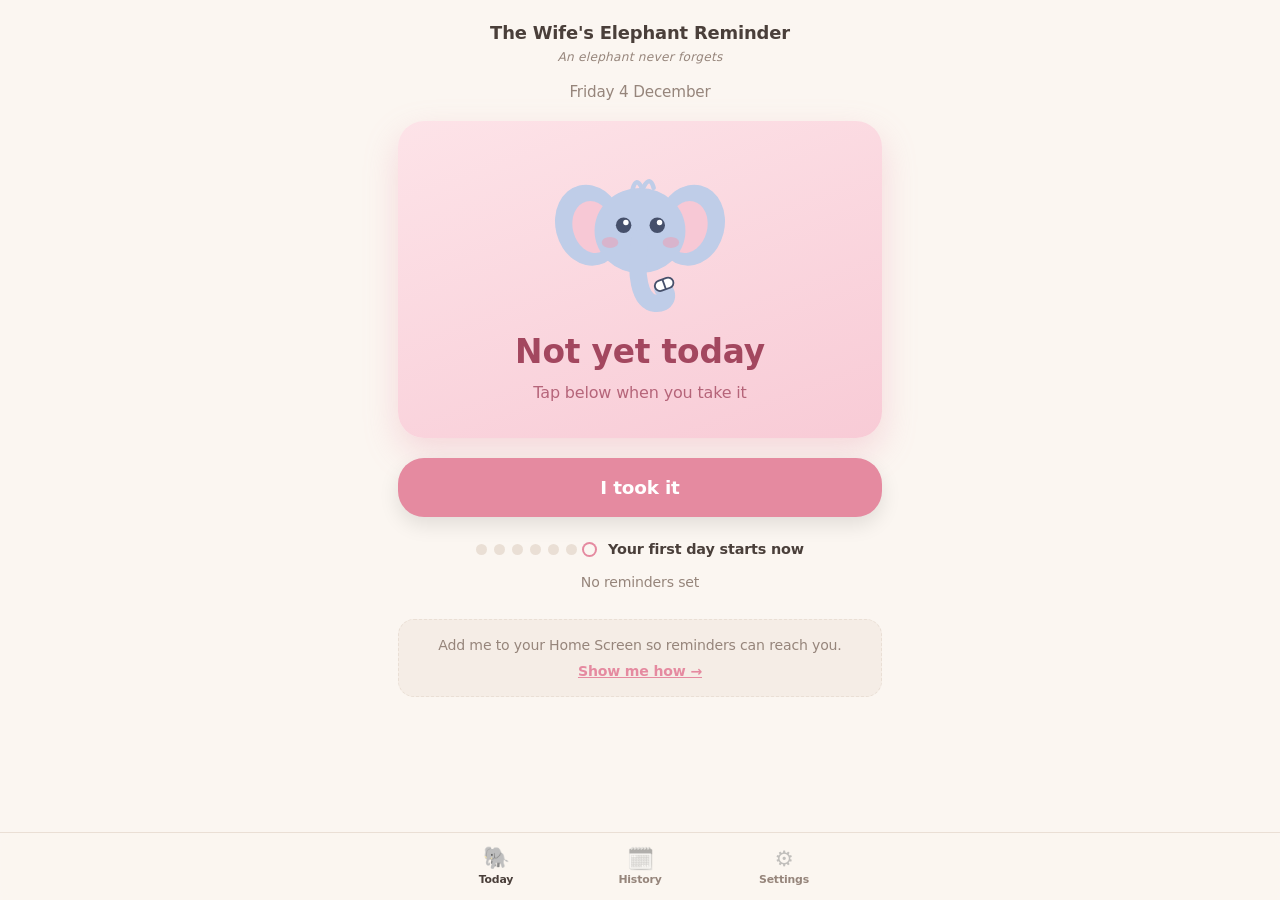
<file: app/index.html>
<!doctype html>
<html lang="en" dir="ltr" data-theme="soft">
<head>
<meta charset="utf-8">
<meta name="viewport" content="width=device-width, initial-scale=1, viewport-fit=cover, user-scalable=no">
<title>The Wife's Elephant Reminder</title>

<!-- Home-screen web app behaviour on iOS. Both names on purpose: the apple- one is
     legacy but still honoured, the unprefixed one is the standard. -->
<meta name="mobile-web-app-capable" content="yes">
<meta name="apple-mobile-web-app-capable" content="yes">
<meta name="apple-mobile-web-app-status-bar-style" content="default">
<meta name="apple-mobile-web-app-title" content="Elephant">
<meta name="theme-color" content="#FBF6F1">
<meta name="color-scheme" content="light dark">

<link rel="manifest" href="manifest.webmanifest">
<link rel="apple-touch-icon" href="icons/icon-180.png">
<link rel="icon" href="icons/icon-192.png" type="image/png">
<link rel="stylesheet" href="styles.css">
</head>
<body>

<div class="app" id="app">

  <!-- ───────────────────────── TODAY ───────────────────────── -->
  <section class="view" id="view-today">
    <header class="brand">
      <h1 id="appName"></h1>
      <p id="tagline"></p>
    </header>

    <p class="datestamp" id="todayDate"></p>

    <div class="hero" id="hero" data-state="pending">

      <!-- The mascot. One drawing; the expression and trunk swap on state. -->
      <svg class="eleph" viewBox="0 0 220 200" role="img" aria-labelledby="elephAlt">
        <title id="elephAlt">Elephant</title>

        <g class="ear-l">
          <ellipse class="ear"    cx="54" cy="86" rx="37" ry="45" transform="rotate(-14 54 86)"/>
          <ellipse class="ear-in" cx="58" cy="88" rx="22" ry="29" transform="rotate(-14 58 88)"/>
        </g>
        <g class="ear-r">
          <ellipse class="ear"    cx="166" cy="86" rx="37" ry="45" transform="rotate(14 166 86)"/>
          <ellipse class="ear-in" cx="162" cy="88" rx="22" ry="29" transform="rotate(14 162 88)"/>
        </g>

        <g class="hair">
          <path d="M102 46 Q106 32 112 45"/>
          <path d="M114 44 Q121 31 125 45"/>
        </g>

        <ellipse class="head" cx="110" cy="92" rx="50" ry="47"/>

        <!-- waiting: trunk hangs down, holding out the pill -->
        <g class="trunk-pending">
          <path class="trunk" d="M110 100 C104 140 109 170 127 172 C139 173 143 162 135 156"/>
          <g class="pill-held" transform="rotate(-20 136 151)">
            <rect x="126" y="145.5" width="21" height="11.5" rx="5.75"/>
            <path class="pill-split" d="M136.5 145.5 L136.5 157"/>
          </g>
        </g>

        <!-- done: trunk raised, a little sparkle -->
        <g class="trunk-taken">
          <path class="trunk" d="M110 104 C106 145 116 172 140 165 C156 160 158 145 148 140"/>
          <g class="sparkles">
            <path d="M163 106 l3.2 -9.5 3.2 9.5 9.5 3.2 -9.5 3.2 -3.2 9.5 -3.2 -9.5 -9.5 -3.2 z"/>
            <circle cx="184" cy="130" r="4"/>
            <circle cx="150" cy="80" r="3"/>
          </g>
        </g>

        <g class="eyes-open">
          <circle cx="92"  cy="86" r="8.5"/>
          <circle cx="129" cy="86" r="8.5"/>
          <circle class="glint" cx="94.5"  cy="83" r="3"/>
          <circle class="glint" cx="131.5" cy="83" r="3"/>
        </g>
        <g class="eyes-happy">
          <path d="M83 89 Q92 77 101 89"/>
          <path d="M120 89 Q129 77 138 89"/>
        </g>

        <ellipse class="blush" cx="77"  cy="105" rx="9" ry="6"/>
        <ellipse class="blush" cx="144" cy="105" rx="9" ry="6"/>
      </svg>

      <p class="hero-title" id="heroTitle" aria-live="polite"></p>
      <p class="hero-sub" id="heroSub"></p>
    </div>

    <div class="cta-wrap">
      <button class="cta" id="markBtn" type="button"></button>
      <div class="undo" id="undoBar" hidden>
        <span id="undoText"></span>
        <button type="button" id="undoBtn"></button>
      </div>
    </div>

    <div class="streak" id="streak"></div>
    <p class="hint" id="nextReminder"></p>
    <p class="hint warn" id="refillHint" hidden></p>

    <div class="install-nudge" id="installNudge" hidden>
      <span id="installNudgeText"></span>
      <a href="install.html" id="installNudgeLink"></a>
    </div>
  </section>

  <!-- ──────────────────────── HISTORY ──────────────────────── -->
  <section class="view" id="view-history" hidden>
    <div class="month-nav">
      <button type="button" id="prevMonth" class="icon-btn" aria-label="Previous month">‹</button>
      <h2 id="monthLabel"></h2>
      <button type="button" id="nextMonth" class="icon-btn" aria-label="Next month">›</button>
    </div>

    <div class="weekdays" id="weekdays"></div>
    <div class="grid" id="calGrid"></div>

    <div class="legend">
      <span><i class="dot taken"></i><span id="legTaken"></span></span>
      <span><i class="dot missed"></i><span id="legMissed"></span></span>
      <span><i class="dot late"></i><span id="legLate"></span></span>
    </div>

    <div class="stats" id="stats"></div>
    <button class="ghost" type="button" id="exportCsv"></button>
  </section>

  <!-- ──────────────────────── SETTINGS ─────────────────────── -->
  <section class="view" id="view-settings" hidden>
    <h2 id="settingsTitle"></h2>

    <div class="card">
      <h3 id="lblLook"></h3>
      <div class="seg" id="themeSeg" role="group">
        <button type="button" data-theme-choice="soft"></button>
        <button type="button" data-theme-choice="calm"></button>
      </div>
      <h3 id="lblLanguage"></h3>
      <div class="seg" id="langSeg" role="group">
        <button type="button" data-lang-choice="en">English</button>
        <button type="button" data-lang-choice="he">עברית</button>
      </div>
    </div>

    <div class="card">
      <h3 id="lblPill"></h3>
      <label class="field">
        <span id="lblPillName"></span>
        <input type="text" id="pillName" maxlength="40" autocomplete="off">
      </label>
      <label class="field">
        <span id="lblRollover"></span>
        <select id="rollover"></select>
      </label>
      <p class="fine" id="hintRollover"></p>
    </div>

    <div class="card">
      <div class="row">
        <h3 id="lblReminders"></h3>
        <label class="switch">
          <input type="checkbox" id="remindersOn">
          <span class="track" aria-hidden="true"></span>
        </label>
      </div>

      <div id="remindersBody">
        <div class="notice" id="pushNotice" hidden></div>
        <ul class="reminder-list" id="reminderList"></ul>
        <button class="ghost" type="button" id="addReminder"></button>
        <button class="ghost" type="button" id="exportIcs"></button>
        <p class="fine" id="hintIcs"></p>
      </div>
    </div>

    <div class="card">
      <div class="row">
        <h3 id="lblRefill"></h3>
        <label class="switch">
          <input type="checkbox" id="refillOn">
          <span class="track" aria-hidden="true"></span>
        </label>
      </div>
      <div id="refillBody">
        <label class="field">
          <span id="lblRefillLeft"></span>
          <input type="number" id="refillLeft" min="0" max="999" inputmode="numeric">
        </label>
        <label class="field">
          <span id="lblRefillWarn"></span>
          <input type="number" id="refillWarn" min="0" max="99" inputmode="numeric">
        </label>
        <button class="ghost" type="button" id="refillReset"></button>
      </div>
    </div>

    <div class="card">
      <h3 id="lblBackup"></h3>
      <p class="fine" id="hintBackup"></p>
      <button class="ghost" type="button" id="backupBtn"></button>
      <button class="ghost" type="button" id="restoreBtn"></button>
      <input type="file" id="restoreFile" accept="application/json,.json" hidden>
    </div>

    <p class="fine center" id="about"></p>
  </section>

  <!-- ──────────────────────── TAB BAR ──────────────────────── -->
  <nav class="tabs" id="tabs">
    <button type="button" data-tab="today"  class="active"><i>🐘</i><span id="tabToday"></span></button>
    <button type="button" data-tab="history"><i>🗓️</i><span id="tabHistory"></span></button>
    <button type="button" data-tab="settings"><i>⚙️</i><span id="tabSettings"></span></button>
  </nav>
</div>

<!-- ────────────────────── SHEETS / MODALS ────────────────────── -->
<div class="sheet-backdrop" id="backdrop" hidden></div>

<div class="sheet" id="daySheet" hidden role="dialog" aria-modal="true">
  <div class="grabber" aria-hidden="true"></div>
  <h3 id="daySheetTitle"></h3>
  <p class="fine" id="daySheetStatus"></p>
  <button class="cta small" type="button" id="dayMark"></button>
  <button class="ghost" type="button" id="dayUnmark"></button>
  <button class="ghost quiet" type="button" id="dayClose"></button>
</div>

<div class="sheet" id="remSheet" hidden role="dialog" aria-modal="true">
  <div class="grabber" aria-hidden="true"></div>
  <h3 id="remSheetTitle"></h3>
  <label class="field">
    <span id="lblRemTime"></span>
    <input type="time" id="remTime">
  </label>
  <div class="daypick" id="remDays"></div>
  <p class="fine" id="hintRemDays"></p>
  <button class="cta small" type="button" id="remSave"></button>
  <button class="ghost" type="button" id="remDelete"></button>
  <button class="ghost quiet" type="button" id="remCancel"></button>
</div>

<div class="toast" id="toast" hidden></div>

<script src="app.js"></script>
</body>
</html>
</file>
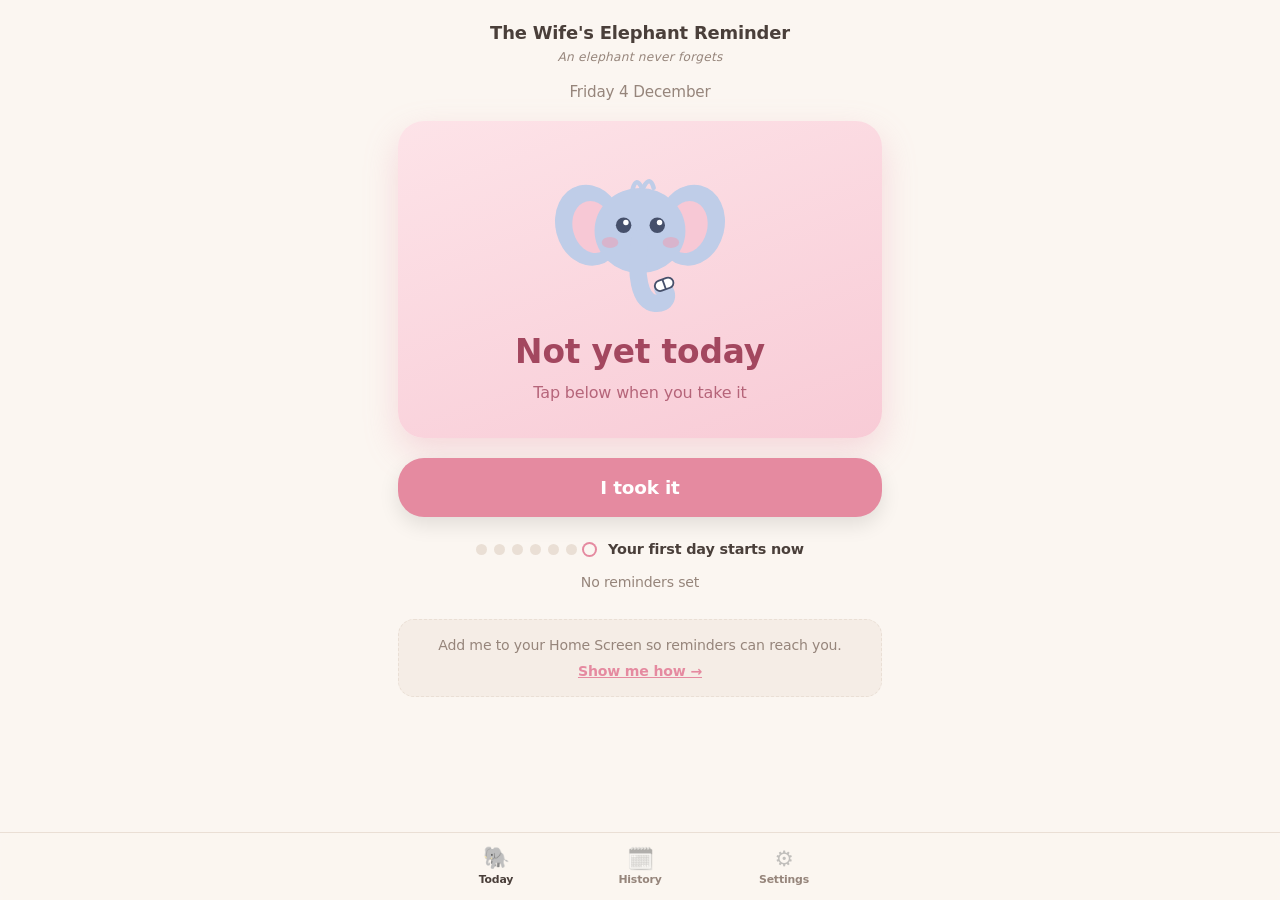
<file: docs/index.html>
<!doctype html>
<html lang="en" dir="ltr" data-theme="soft">
<head>
<meta charset="utf-8">
<meta name="viewport" content="width=device-width, initial-scale=1, viewport-fit=cover, user-scalable=no">
<title>The Wife's Elephant Reminder</title>

<!-- Home-screen web app behaviour on iOS. Both names on purpose: the apple- one is
     legacy but still honoured, the unprefixed one is the standard. -->
<meta name="mobile-web-app-capable" content="yes">
<meta name="apple-mobile-web-app-capable" content="yes">
<meta name="apple-mobile-web-app-status-bar-style" content="default">
<meta name="apple-mobile-web-app-title" content="Elephant">
<meta name="theme-color" content="#FBF6F1">
<meta name="color-scheme" content="light dark">

<link rel="manifest" href="manifest.webmanifest">
<link rel="apple-touch-icon" href="icons/icon-180.png">
<link rel="icon" href="icons/icon-192.png" type="image/png">
<link rel="stylesheet" href="styles.css">
</head>
<body>

<div class="app" id="app">

  <!-- ───────────────────────── TODAY ───────────────────────── -->
  <section class="view" id="view-today">
    <header class="brand">
      <h1 id="appName"></h1>
      <p id="tagline"></p>
    </header>

    <p class="datestamp" id="todayDate"></p>

    <div class="hero" id="hero" data-state="pending">

      <!-- The mascot. One drawing; the expression and trunk swap on state. -->
      <svg class="eleph" viewBox="0 0 220 200" role="img" aria-labelledby="elephAlt">
        <title id="elephAlt">Elephant</title>

        <g class="ear-l">
          <ellipse class="ear"    cx="54" cy="86" rx="37" ry="45" transform="rotate(-14 54 86)"/>
          <ellipse class="ear-in" cx="58" cy="88" rx="22" ry="29" transform="rotate(-14 58 88)"/>
        </g>
        <g class="ear-r">
          <ellipse class="ear"    cx="166" cy="86" rx="37" ry="45" transform="rotate(14 166 86)"/>
          <ellipse class="ear-in" cx="162" cy="88" rx="22" ry="29" transform="rotate(14 162 88)"/>
        </g>

        <g class="hair">
          <path d="M102 46 Q106 32 112 45"/>
          <path d="M114 44 Q121 31 125 45"/>
        </g>

        <ellipse class="head" cx="110" cy="92" rx="50" ry="47"/>

        <!-- waiting: trunk hangs down, holding out the pill -->
        <g class="trunk-pending">
          <path class="trunk" d="M110 100 C104 140 109 170 127 172 C139 173 143 162 135 156"/>
          <g class="pill-held" transform="rotate(-20 136 151)">
            <rect x="126" y="145.5" width="21" height="11.5" rx="5.75"/>
            <path class="pill-split" d="M136.5 145.5 L136.5 157"/>
          </g>
        </g>

        <!-- done: trunk raised, a little sparkle -->
        <g class="trunk-taken">
          <path class="trunk" d="M110 104 C106 145 116 172 140 165 C156 160 158 145 148 140"/>
          <g class="sparkles">
            <path d="M163 106 l3.2 -9.5 3.2 9.5 9.5 3.2 -9.5 3.2 -3.2 9.5 -3.2 -9.5 -9.5 -3.2 z"/>
            <circle cx="184" cy="130" r="4"/>
            <circle cx="150" cy="80" r="3"/>
          </g>
        </g>

        <g class="eyes-open">
          <circle cx="92"  cy="86" r="8.5"/>
          <circle cx="129" cy="86" r="8.5"/>
          <circle class="glint" cx="94.5"  cy="83" r="3"/>
          <circle class="glint" cx="131.5" cy="83" r="3"/>
        </g>
        <g class="eyes-happy">
          <path d="M83 89 Q92 77 101 89"/>
          <path d="M120 89 Q129 77 138 89"/>
        </g>

        <ellipse class="blush" cx="77"  cy="105" rx="9" ry="6"/>
        <ellipse class="blush" cx="144" cy="105" rx="9" ry="6"/>
      </svg>

      <p class="hero-title" id="heroTitle" aria-live="polite"></p>
      <p class="hero-sub" id="heroSub"></p>
    </div>

    <div class="cta-wrap">
      <button class="cta" id="markBtn" type="button"></button>
      <button class="ghost" id="againBtn" type="button" hidden></button>
      <div class="undo" id="undoBar" hidden>
        <span id="undoText"></span>
        <button type="button" id="undoBtn"></button>
      </div>
    </div>

    <div class="streak" id="streak"></div>
    <p class="hint" id="nextReminder"></p>
    <p class="hint warn" id="refillHint" hidden></p>

    <div class="install-nudge" id="installNudge" hidden>
      <span id="installNudgeText"></span>
      <a href="install.html" id="installNudgeLink"></a>
    </div>
  </section>

  <!-- ──────────────────────── HISTORY ──────────────────────── -->
  <section class="view" id="view-history" hidden>
    <div class="month-nav">
      <button type="button" id="prevMonth" class="icon-btn" aria-label="Previous month">‹</button>
      <h2 id="monthLabel"></h2>
      <button type="button" id="nextMonth" class="icon-btn" aria-label="Next month">›</button>
    </div>

    <div class="weekdays" id="weekdays"></div>
    <div class="grid" id="calGrid"></div>

    <div class="legend">
      <span><i class="dot taken"></i><span id="legTaken"></span></span>
      <span><i class="dot missed"></i><span id="legMissed"></span></span>
      <span><i class="dot late"></i><span id="legLate"></span></span>
    </div>

    <div class="stats" id="stats"></div>
    <button class="ghost" type="button" id="exportCsv"></button>
  </section>

  <!-- ──────────────────────── SETTINGS ─────────────────────── -->
  <section class="view" id="view-settings" hidden>
    <h2 id="settingsTitle"></h2>

    <div class="card">
      <h3 id="lblLook"></h3>
      <div class="seg" id="themeSeg" role="group">
        <button type="button" data-theme-choice="soft"></button>
        <button type="button" data-theme-choice="calm"></button>
      </div>
      <h3 id="lblLanguage"></h3>
      <div class="seg" id="langSeg" role="group">
        <button type="button" data-lang-choice="en">English</button>
        <button type="button" data-lang-choice="he">עברית</button>
      </div>
    </div>

    <div class="card">
      <h3 id="lblPill"></h3>
      <label class="field">
        <span id="lblPillName"></span>
        <input type="text" id="pillName" maxlength="40" autocomplete="off">
      </label>
      <label class="field">
        <span id="lblRollover"></span>
        <select id="rollover"></select>
      </label>
      <p class="fine" id="hintRollover"></p>
    </div>

    <div class="card">
      <div class="row">
        <h3 id="lblReminders"></h3>
        <label class="switch">
          <input type="checkbox" id="remindersOn">
          <span class="track" aria-hidden="true"></span>
        </label>
      </div>

      <div id="remindersBody">
        <div class="notice" id="pushNotice" hidden></div>
        <ul class="reminder-list" id="reminderList"></ul>
        <button class="ghost" type="button" id="addReminder"></button>
        <button class="ghost" type="button" id="exportIcs"></button>
        <p class="fine" id="hintIcs"></p>
      </div>
    </div>

    <div class="card">
      <div class="row">
        <h3 id="lblRefill"></h3>
        <label class="switch">
          <input type="checkbox" id="refillOn">
          <span class="track" aria-hidden="true"></span>
        </label>
      </div>
      <div id="refillBody">
        <label class="field">
          <span id="lblRefillLeft"></span>
          <input type="number" id="refillLeft" min="0" max="999" inputmode="numeric">
        </label>
        <label class="field">
          <span id="lblRefillWarn"></span>
          <input type="number" id="refillWarn" min="0" max="99" inputmode="numeric">
        </label>
        <button class="ghost" type="button" id="refillReset"></button>
      </div>
    </div>

    <div class="card">
      <h3 id="lblBackup"></h3>
      <p class="fine" id="hintBackup"></p>
      <button class="ghost" type="button" id="backupBtn"></button>
      <button class="ghost" type="button" id="restoreBtn"></button>
      <input type="file" id="restoreFile" accept="application/json,.json" hidden>
    </div>

    <p class="fine center" id="about"></p>
  </section>

  <!-- ──────────────────────── TAB BAR ──────────────────────── -->
  <nav class="tabs" id="tabs">
    <button type="button" data-tab="today"  class="active"><i>🐘</i><span id="tabToday"></span></button>
    <button type="button" data-tab="history"><i>🗓️</i><span id="tabHistory"></span></button>
    <button type="button" data-tab="settings"><i>⚙️</i><span id="tabSettings"></span></button>
  </nav>
</div>

<!-- ────────────────────── SHEETS / MODALS ────────────────────── -->
<div class="sheet-backdrop" id="backdrop" hidden></div>

<div class="sheet" id="daySheet" hidden role="dialog" aria-modal="true">
  <div class="grabber" aria-hidden="true"></div>
  <h3 id="daySheetTitle"></h3>
  <p class="fine" id="daySheetStatus"></p>
  <button class="cta small" type="button" id="dayMark"></button>
  <button class="ghost" type="button" id="dayUnmark"></button>
  <button class="ghost quiet" type="button" id="dayClose"></button>
</div>

<div class="sheet" id="remSheet" hidden role="dialog" aria-modal="true">
  <div class="grabber" aria-hidden="true"></div>
  <h3 id="remSheetTitle"></h3>
  <div class="chips" id="remQuick" hidden>
    <button type="button" data-add="30"></button>
    <button type="button" data-add="60"></button>
    <button type="button" data-add="120"></button>
  </div>
  <div class="seg" id="remKind" role="group">
    <button type="button" data-kind="weekly"></button>
    <button type="button" data-kind="once"></button>
  </div>
  <label class="field">
    <span id="lblRemTime"></span>
    <input type="time" id="remTime">
  </label>
  <label class="field" id="remDateRow">
    <span id="lblRemDate"></span>
    <input type="date" id="remDate">
  </label>
  <div id="remDaysWrap">
    <div class="daypick" id="remDays"></div>
    <p class="fine" id="hintRemDays"></p>
  </div>
  <label class="field">
    <span id="lblRepeat"></span>
    <select id="remRepeat"></select>
  </label>
  <label class="field" id="remCountRow">
    <span id="lblRepeatCount"></span>
    <select id="remCount"></select>
  </label>
  <p class="fine" id="hintSound"></p>
  <button class="cta small" type="button" id="remSave"></button>
  <button class="ghost" type="button" id="remDelete"></button>
  <button class="ghost quiet" type="button" id="remCancel"></button>
</div>

<div class="toast" id="toast" hidden></div>

<script src="app.js"></script>
</body>
</html>
</file>
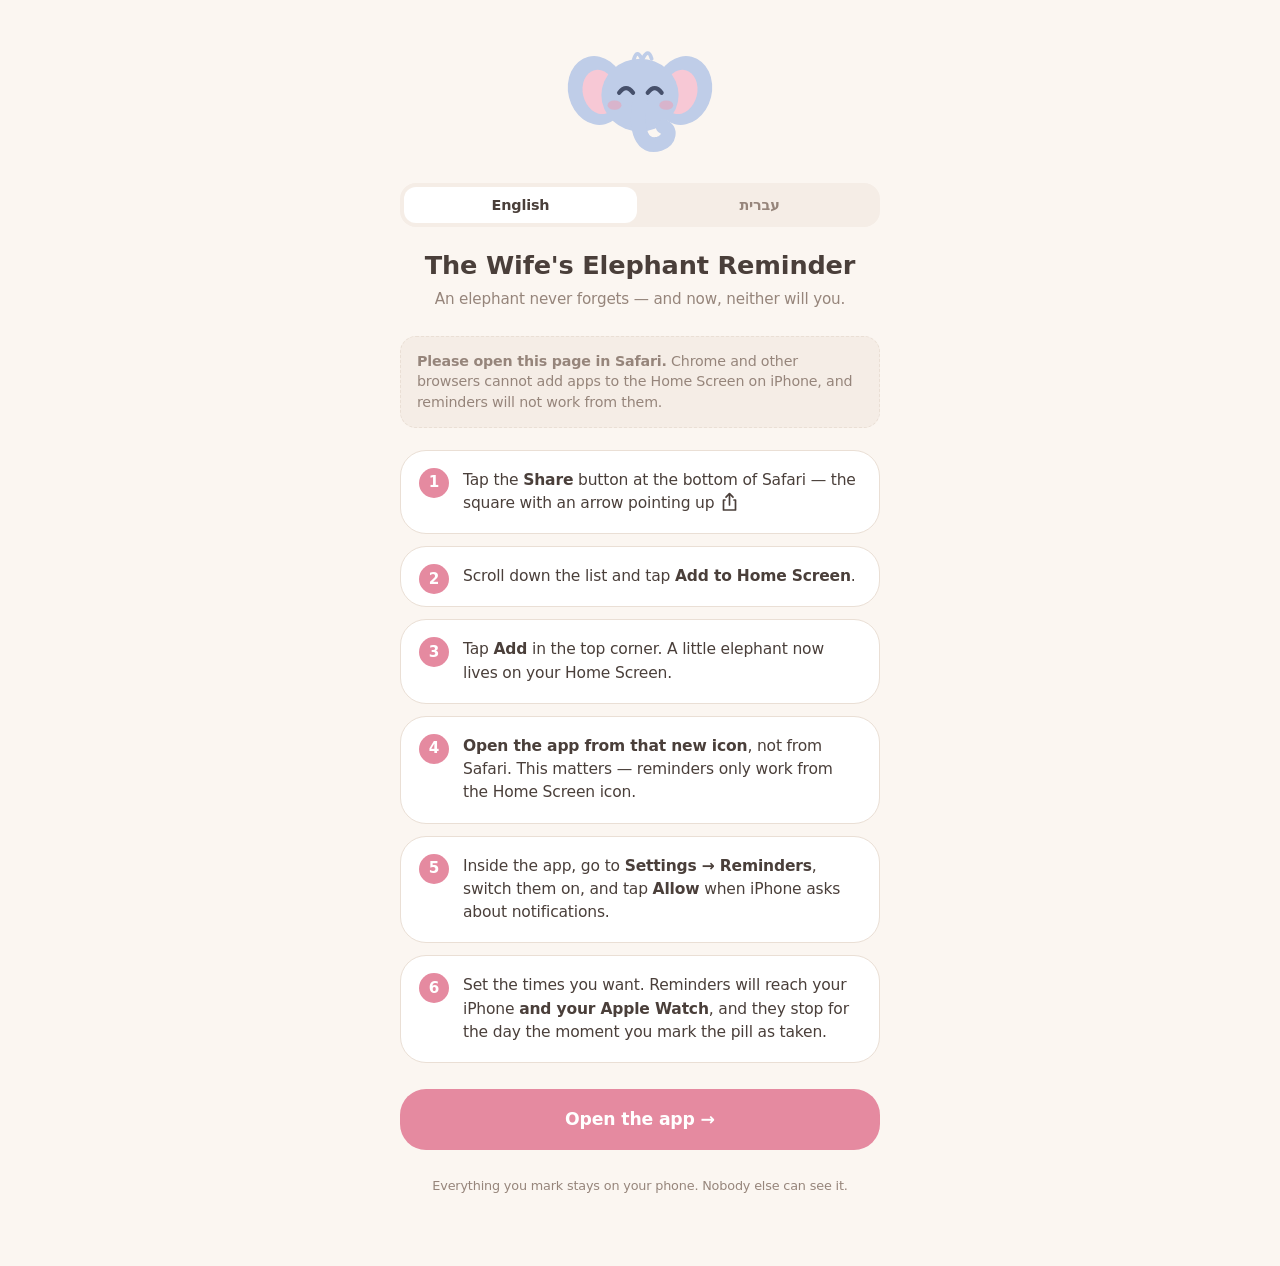
<file: app/install.html>
<!doctype html>
<html lang="en" dir="ltr" data-theme="soft">
<head>
<meta charset="utf-8">
<meta name="viewport" content="width=device-width, initial-scale=1, viewport-fit=cover">
<title>Set up · The Wife's Elephant Reminder</title>
<meta name="theme-color" content="#FBF6F1">
<meta name="color-scheme" content="light dark">
<link rel="apple-touch-icon" href="icons/icon-180.png">
<link rel="stylesheet" href="styles.css">
<style>
  .page { max-width: 520px; margin: 0 auto; padding: max(24px, env(safe-area-inset-top)) 20px 60px; }
  .page h1 { font-family: var(--font-display); font-weight: var(--display-weight); font-size: 1.6rem; text-align: center; margin: 6px 0 4px; }
  .page .sub { text-align: center; color: var(--ink-soft); margin: 0 0 26px; font-size: .95rem; }
  ol { counter-reset: step; list-style: none; padding: 0; margin: 0; }
  ol li {
    counter-increment: step;
    position: relative;
    background: var(--surface); border: 1px solid var(--line);
    border-radius: var(--radius); padding: 18px 18px 18px 62px;
    margin-bottom: 12px; font-size: .97rem; line-height: 1.5;
  }
  [dir="rtl"] ol li { padding: 18px 62px 18px 18px; }
  ol li::before {
    content: counter(step);
    position: absolute; inset-inline-start: 18px; top: 17px;
    width: 30px; height: 30px; border-radius: 50%;
    background: var(--accent); color: var(--accent-ink);
    font-weight: 700; font-size: .95rem;
    display: flex; align-items: center; justify-content: center;
  }
  ol li b { color: var(--ink); }
  .warn-box {
    background: var(--bg-2); border: 1px dashed var(--line);
    border-radius: var(--radius-sm); padding: 14px 16px;
    font-size: .89rem; color: var(--ink-soft); margin-bottom: 22px;
  }
  .share-icon { display: inline-block; vertical-align: -4px; margin: 0 2px; }
  .open-app {
    display: block; text-align: center; text-decoration: none;
    margin-top: 26px; padding: 18px; border-radius: var(--radius);
    background: var(--accent); color: var(--accent-ink); font-weight: 700; font-size: 1.08rem;
  }
  .langbar { display: flex; gap: 6px; padding: 4px; background: var(--bg-2); border-radius: var(--radius-sm); margin-bottom: 20px; }
  .langbar button { flex: 1; padding: 10px; border-radius: calc(var(--radius-sm) - 4px); font-weight: 600; font-size: .9rem; color: var(--ink-soft); }
  .langbar button[aria-pressed="true"] { background: var(--surface); color: var(--ink); }
  .fine.center { text-align: center; }
</style>
</head>
<body>
<div class="page">

  <svg class="eleph" viewBox="0 0 220 200" role="img" aria-label="Elephant" style="--el-size:170px">
    <g class="ear-l">
      <ellipse class="ear" cx="54" cy="86" rx="37" ry="45" transform="rotate(-14 54 86)"/>
      <ellipse class="ear-in" cx="58" cy="88" rx="22" ry="29" transform="rotate(-14 58 88)"/>
    </g>
    <g class="ear-r">
      <ellipse class="ear" cx="166" cy="86" rx="37" ry="45" transform="rotate(14 166 86)"/>
      <ellipse class="ear-in" cx="162" cy="88" rx="22" ry="29" transform="rotate(14 162 88)"/>
    </g>
    <g class="hair"><path d="M102 46 Q106 32 112 45"/><path d="M114 44 Q121 31 125 45"/></g>
    <ellipse class="head" cx="110" cy="92" rx="50" ry="47"/>
    <g><path class="trunk" d="M110 100 C103 138 113 162 135 155 C149 150 150 136 140 133"/></g>
    <g class="eyes-happy"><path d="M83 89 Q92 77 101 89"/><path d="M120 89 Q129 77 138 89"/></g>
    <ellipse class="blush" cx="77" cy="105" rx="9" ry="6"/>
    <ellipse class="blush" cx="144" cy="105" rx="9" ry="6"/>
  </svg>

  <div class="langbar" role="group">
    <button type="button" data-lang="en" aria-pressed="true">English</button>
    <button type="button" data-lang="he" aria-pressed="false">עברית</button>
  </div>

  <!-- ───────── English ───────── -->
  <div data-pane="en">
    <h1>The Wife's Elephant Reminder</h1>
    <p class="sub">An elephant never forgets — and now, neither will you.</p>

    <div class="warn-box">
      <b>Please open this page in Safari.</b> Chrome and other browsers cannot add apps
      to the Home Screen on iPhone, and reminders will not work from them.
    </div>

    <ol>
      <li>Tap the <b>Share</b> button at the bottom of Safari — the square with an arrow pointing up
        <svg class="share-icon" width="17" height="20" viewBox="0 0 17 20" fill="none" stroke="currentColor" stroke-width="1.7" stroke-linecap="round" stroke-linejoin="round"><path d="M8.5 13V2"/><path d="M5 5.2 8.5 1.7 12 5.2"/><path d="M4 8H2.5v10h12V8H13"/></svg>
      </li>
      <li>Scroll down the list and tap <b>Add to Home Screen</b>.</li>
      <li>Tap <b>Add</b> in the top corner. A little elephant now lives on your Home Screen.</li>
      <li><b>Open the app from that new icon</b>, not from Safari. This matters — reminders only work from the Home Screen icon.</li>
      <li>Inside the app, go to <b>Settings → Reminders</b>, switch them on, and tap <b>Allow</b> when iPhone asks about notifications.</li>
      <li>Set the times you want. Reminders will reach your iPhone <b>and your Apple Watch</b>, and they stop for the day the moment you mark the pill as taken.</li>
    </ol>

    <a class="open-app" href="index.html">Open the app →</a>
    <p class="fine center">Everything you mark stays on your phone. Nobody else can see it.</p>
  </div>

  <!-- ───────── עברית ───────── -->
  <div data-pane="he" hidden>
    <h1>תזכורת הפיל של אשתי</h1>
    <p class="sub">פיל לעולם לא שוכח — ומעכשיו גם את לא.</p>

    <div class="warn-box">
      <b>חשוב לפתוח את הדף הזה בספארי (Safari).</b> דפדפנים אחרים לא יכולים להוסיף אפליקציות
      למסך הבית באייפון, והתזכורות לא יעבדו דרכם.
    </div>

    <ol>
      <li>לחצי על כפתור <b>השיתוף</b> בתחתית ספארי — הריבוע עם החץ כלפי מעלה
        <svg class="share-icon" width="17" height="20" viewBox="0 0 17 20" fill="none" stroke="currentColor" stroke-width="1.7" stroke-linecap="round" stroke-linejoin="round"><path d="M8.5 13V2"/><path d="M5 5.2 8.5 1.7 12 5.2"/><path d="M4 8H2.5v10h12V8H13"/></svg>
      </li>
      <li>גללי ברשימה ולחצי על <b>הוספה למסך הבית</b>.</li>
      <li>לחצי על <b>הוספה</b> בפינה העליונה. מעכשיו יש פיל קטן על מסך הבית שלך.</li>
      <li><b>פתחי את האפליקציה מהאייקון החדש</b>, לא מספארי. זה חשוב — התזכורות עובדות רק מהאייקון שבמסך הבית.</li>
      <li>בתוך האפליקציה: <b>הגדרות ← תזכורות</b>, הפעילי אותן, ולחצי <b>אישור</b> כשהאייפון ישאל על התראות.</li>
      <li>בחרי את השעות שמתאימות לך. התזכורות יגיעו לאייפון <b>וגם לשעון</b>, וייפסקו לאותו יום ברגע שתסמני שלקחת.</li>
    </ol>

    <a class="open-app" href="index.html">לפתיחת האפליקציה ←</a>
    <p class="fine center">כל מה שאת מסמנת נשאר בטלפון שלך. אף אחד אחר לא רואה את זה.</p>
  </div>
</div>

<script>
  document.querySelectorAll('.langbar button').forEach(function (b) {
    b.addEventListener('click', function () {
      var lang = b.dataset.lang;
      document.documentElement.lang = lang;
      document.documentElement.dir = lang === 'he' ? 'rtl' : 'ltr';
      document.querySelectorAll('.langbar button').forEach(function (x) {
        x.setAttribute('aria-pressed', String(x.dataset.lang === lang));
      });
      document.querySelectorAll('[data-pane]').forEach(function (p) {
        p.hidden = p.dataset.pane !== lang;
      });
    });
  });

  // Open in the reader's own language on first arrival.
  if ((navigator.language || '').toLowerCase().indexOf('he') === 0) {
    document.querySelector('.langbar button[data-lang="he"]').click();
  }

  // If she already installed it and opened this from the Home Screen, don't
  // make her read instructions she has already followed.
  if (window.navigator.standalone === true ||
      window.matchMedia('(display-mode: standalone)').matches) {
    location.replace('index.html');
  }
</script>
</body>
</html>
</file>
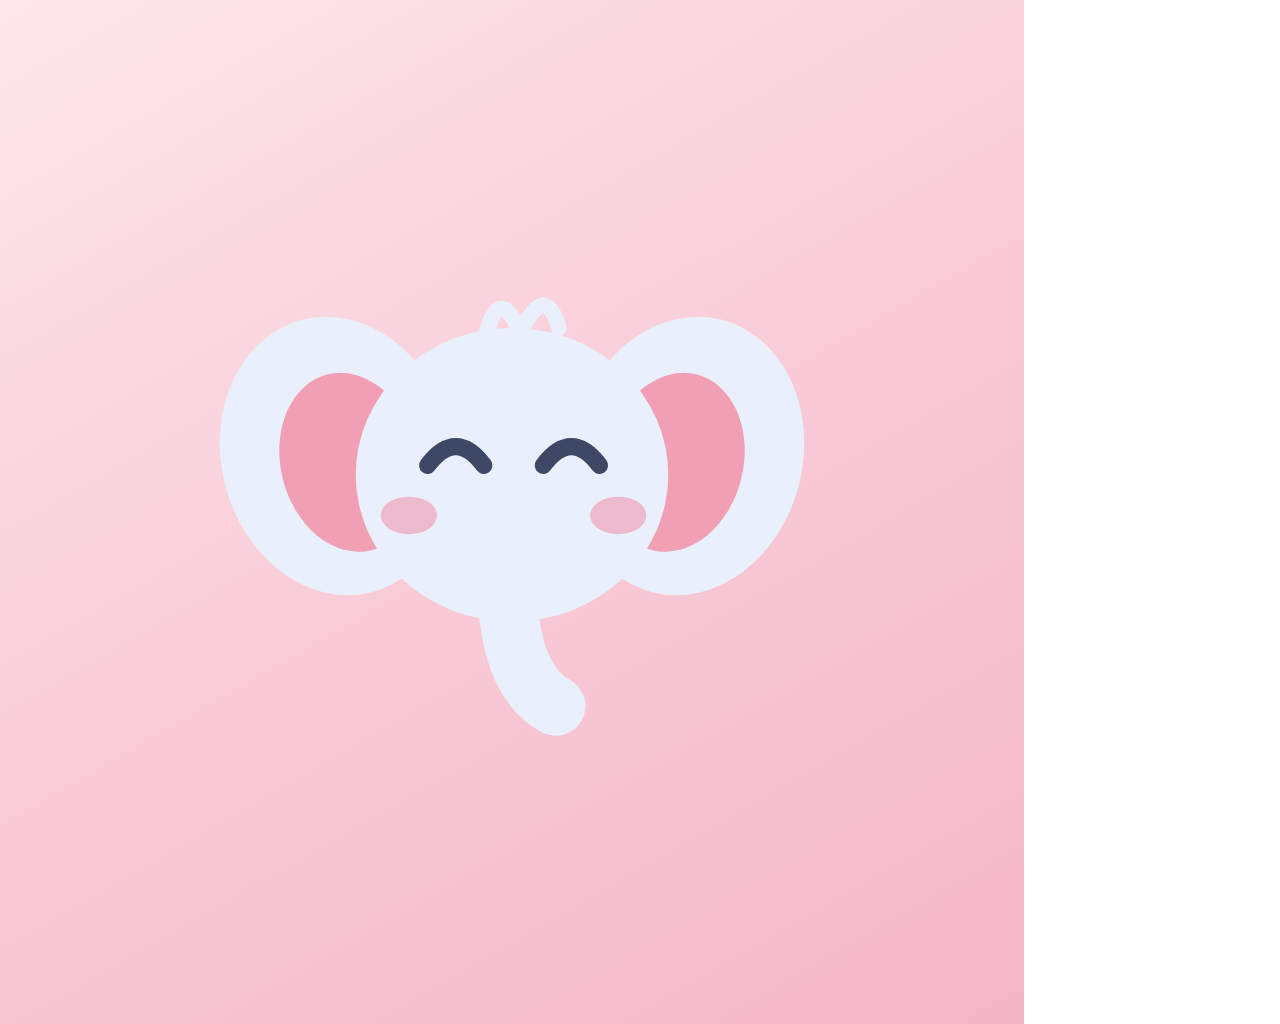
<file: tools/icon-maskable.html>
<!doctype html>
<meta charset="utf-8">
<style>
  html, body { margin: 0; padding: 0; }
  .tile {
    width: 1024px; height: 1024px;
    display: flex; align-items: center; justify-content: center;
    background: linear-gradient(150deg, #FDE7EC 0%, #F8C9D6 55%, #F3B6C8 100%);
  }
  /* Smaller, so nothing important is lost when Android crops to a circle. */
  svg { width: 600px; height: auto; overflow: visible; }
  .ear, .head { fill: #E9F0FB; }
  .ear-in     { fill: #F09FB5; }
  .trunk      { fill: none; stroke: #E9F0FB; stroke-width: 19; stroke-linecap: round; }
  .hair path  { fill: none; stroke: #E9F0FB; stroke-width: 5; stroke-linecap: round; }
  .eyes path  { fill: none; stroke: #3E4763; stroke-width: 5.5; stroke-linecap: round; }
  .blush      { fill: #EE8FA6; opacity: .55; }
</style>
<div class="tile">
  <svg viewBox="14 22 192 164">
    <g>
      <ellipse class="ear" cx="54" cy="86" rx="37" ry="45" transform="rotate(-14 54 86)"/>
      <ellipse class="ear-in" cx="58" cy="88" rx="22" ry="29" transform="rotate(-14 58 88)"/>
    </g>
    <g>
      <ellipse class="ear" cx="166" cy="86" rx="37" ry="45" transform="rotate(14 166 86)"/>
      <ellipse class="ear-in" cx="162" cy="88" rx="22" ry="29" transform="rotate(14 162 88)"/>
    </g>
    <g class="hair"><path d="M102 46 Q106 32 112 45"/><path d="M114 44 Q121 31 125 45"/></g>
    <ellipse class="head" cx="110" cy="92" rx="50" ry="47"/>
    <path class="trunk" d="M110 102 C106 133 109 158 124 166"/>
    <g class="eyes"><path d="M83 89 Q92 77 101 89"/><path d="M120 89 Q129 77 138 89"/></g>
    <ellipse class="blush" cx="77" cy="105" rx="9" ry="6"/>
    <ellipse class="blush" cx="144" cy="105" rx="9" ry="6"/>
  </svg>
</div>
</file>
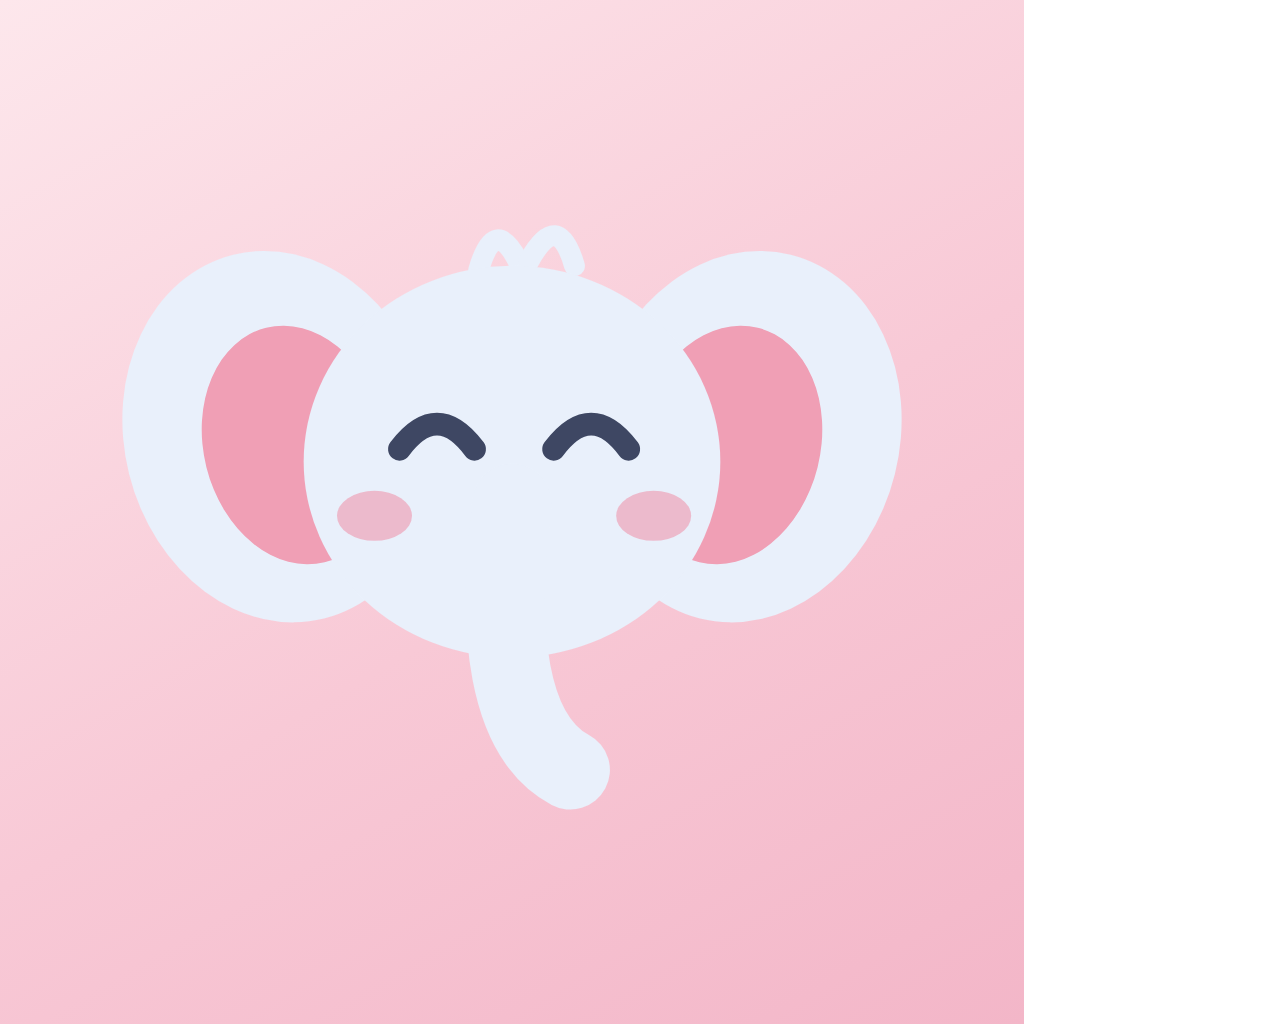
<file: tools/icon.html>
<!doctype html>
<meta charset="utf-8">
<style>
  html, body { margin: 0; padding: 0; }
  .tile {
    width: 1024px; height: 1024px;
    display: flex; align-items: center; justify-content: center;
    background: linear-gradient(150deg, #FDE7EC 0%, #F8C9D6 55%, #F3B6C8 100%);
  }
  svg { width: 800px; height: auto; overflow: visible; }
  .ear, .head { fill: #E9F0FB; }
  .ear-in     { fill: #F09FB5; }
  .trunk      { fill: none; stroke: #E9F0FB; stroke-width: 19; stroke-linecap: round; }
  .hair path  { fill: none; stroke: #E9F0FB; stroke-width: 5; stroke-linecap: round; }
  .eyes path  { fill: none; stroke: #3E4763; stroke-width: 5.5; stroke-linecap: round; }
  .blush      { fill: #EE8FA6; opacity: .55; }
</style>
<div class="tile">
  <svg viewBox="14 22 192 164">
    <g>
      <ellipse class="ear" cx="54" cy="86" rx="37" ry="45" transform="rotate(-14 54 86)"/>
      <ellipse class="ear-in" cx="58" cy="88" rx="22" ry="29" transform="rotate(-14 58 88)"/>
    </g>
    <g>
      <ellipse class="ear" cx="166" cy="86" rx="37" ry="45" transform="rotate(14 166 86)"/>
      <ellipse class="ear-in" cx="162" cy="88" rx="22" ry="29" transform="rotate(14 162 88)"/>
    </g>
    <g class="hair"><path d="M102 46 Q106 32 112 45"/><path d="M114 44 Q121 31 125 45"/></g>
    <ellipse class="head" cx="110" cy="92" rx="50" ry="47"/>
    <path class="trunk" d="M110 102 C106 133 109 158 124 166"/>
    <g class="eyes"><path d="M83 89 Q92 77 101 89"/><path d="M120 89 Q129 77 138 89"/></g>
    <ellipse class="blush" cx="77" cy="105" rx="9" ry="6"/>
    <ellipse class="blush" cx="144" cy="105" rx="9" ry="6"/>
  </svg>
</div>
</file>
<file: app/styles.css>
/* ============================================================
   Noa's Pill — styles
   Two themes ("soft" and "calm") expressed purely as CSS custom
   properties, so a future restyle is a values edit, not a rewrite.
   Every theme defines a light palette on the base selector and a
   dark palette under prefers-color-scheme.
   ============================================================ */

/* ---------- Theme: soft morning (blush & sage) ---------- */
[data-theme="soft"] {
  --bg:            #FBF6F1;
  --bg-2:          #F5EDE6;
  --surface:       #FFFFFF;
  --ink:           #4A3F3A;
  --ink-soft:      #96857B;
  --line:          #EADFD5;

  --pending-bg:    linear-gradient(160deg, #FDE3E8 0%, #F8CBD6 100%);
  --pending-ink:   #A3475F;
  --pending-glow:  rgba(229,138,160,.28);

  --taken-bg:      linear-gradient(160deg, #DEEFDA 0%, #BEDCBB 100%);
  --taken-ink:     #46704A;
  --taken-glow:    rgba(110,158,114,.28);

  --accent:        #E58AA0;
  --accent-ink:    #FFFFFF;
  --good:          #6E9E72;
  --warn:          #C98A3E;

  /* the mascot */
  --el-body:       #BFCDE8;
  --el-ear:        #F7C8D5;
  --el-ink:        #46506B;
  --el-blush:      #F19BB0;
  --el-spark:      #F5C86B;
  --el-size:       200px;

  --radius:        26px;
  --radius-sm:     16px;
  --font:          ui-rounded, "SF Pro Rounded", -apple-system, BlinkMacSystemFont,
                   "Segoe UI", system-ui, "Helvetica Neue", Arial, sans-serif;
  --font-display:  var(--font);
  --display-weight: 800;
  --letter:        -0.01em;
  --shadow:        0 10px 30px rgba(160,120,110,.13);
  --hero-pad:      26px 22px 34px;
}
@media (prefers-color-scheme: dark) {
  [data-theme="soft"]:not([data-appearance="light"]) {
    --bg:          #191416;
    --bg-2:        #221A1D;
    --surface:     #241C1F;
    --ink:         #F2E7E4;
    --ink-soft:    #B39C97;
    --line:        #3A2C31;
    --pending-bg:  linear-gradient(160deg, #4C2833 0%, #3A1F27 100%);
    --pending-ink: #FFC0CE;
    --pending-glow: rgba(229,138,160,.20);
    --taken-bg:    linear-gradient(160deg, #26402A 0%, #1C321F 100%);
    --taken-ink:   #B9E0BB;
    --taken-glow:  rgba(110,158,114,.20);
    --shadow:      0 10px 30px rgba(0,0,0,.42);
    --el-body:     #8B99BC;
    --el-ear:      #C98C9E;
    --el-ink:      #1E2233;
    --el-blush:    #D97F96;
  }
}

/* ---------- Theme: calm warm minimal ---------- */
[data-theme="calm"] {
  --bg:            #FAF8F5;
  --bg-2:          #F3EFEA;
  --surface:       #FFFFFF;
  --ink:           #2E2A28;
  --ink-soft:      #8A817B;
  --line:          #E6E0D8;

  --pending-bg:    #FFFFFF;
  --pending-ink:   #B4737E;
  --pending-glow:  rgba(0,0,0,0);

  --taken-bg:      #FFFFFF;
  --taken-ink:     #5F7760;
  --taken-glow:    rgba(0,0,0,0);

  --accent:        #C08B94;
  --accent-ink:    #FFFFFF;
  --good:          #7C8F7B;
  --warn:          #B5813C;

  /* the mascot, muted to match the quieter theme */
  --el-body:       #D5CFC6;
  --el-ear:        #E9D2D2;
  --el-ink:        #4A443E;
  --el-blush:      #C79AA0;
  --el-spark:      #D8B87E;
  --el-size:       150px;

  --radius:        6px;
  --radius-sm:     4px;
  --font:          -apple-system, BlinkMacSystemFont, "Segoe UI", system-ui,
                   "Helvetica Neue", Arial, sans-serif;
  --font-display:  ui-serif, Georgia, "Times New Roman", serif;
  --display-weight: 400;
  --letter:        0;
  --shadow:        none;
  --hero-pad:      32px 14px 42px;
}
@media (prefers-color-scheme: dark) {
  [data-theme="calm"]:not([data-appearance="light"]) {
    --bg:          #171614;
    --bg-2:        #201E1B;
    --surface:     #1E1C19;
    --ink:         #EFEAE3;
    --ink-soft:    #A39A91;
    --line:        #33302B;
    --pending-bg:  #1E1C19;
    --pending-ink: #E3A7B0;
    --taken-bg:    #1E1C19;
    --taken-ink:   #A6C0A5;
    --el-body:     #6E675E;
    --el-ear:      #8E7273;
    --el-ink:      #17150F;
    --el-blush:    #A87078;
  }
}

/* ---------- Base ---------- */
* { box-sizing: border-box; -webkit-tap-highlight-color: transparent; }

html, body {
  margin: 0;
  min-height: 100%;
  background: var(--bg);
}
body {
  font-family: var(--font);
  color: var(--ink);
  font-size: 17px;
  line-height: 1.45;
  letter-spacing: var(--letter);
  /* Keep the app from rubber-banding like a web page. */
  overscroll-behavior-y: none;
  -webkit-text-size-adjust: 100%;
}

.app {
  max-width: 520px;
  margin: 0 auto;
  padding: max(20px, env(safe-area-inset-top)) 18px 0;
  /* Room for the fixed tab bar. */
  padding-bottom: calc(96px + env(safe-area-inset-bottom));
}

h2 { font-family: var(--font-display); font-weight: var(--display-weight); font-size: 1.35rem; margin: 4px 0 14px; }
h3 { font-size: .95rem; font-weight: 700; margin: 0 0 10px; color: var(--ink); }
[data-theme="calm"] h3 { font-weight: 600; letter-spacing: .02em; text-transform: uppercase; font-size: .78rem; color: var(--ink-soft); }

button { font-family: inherit; font-size: inherit; letter-spacing: inherit; cursor: pointer; border: 0; background: none; color: inherit; }

.view { animation: fade .22s ease; }
@keyframes fade { from { opacity: 0; transform: translateY(6px); } to { opacity: 1; transform: none; } }

/* ---------- Today ---------- */
.datestamp {
  text-align: center;
  color: var(--ink-soft);
  font-size: .95rem;
  margin: 6px 0 18px;
}

.hero {
  display: block;
  width: 100%;
  padding: var(--hero-pad);
  border-radius: var(--radius);
  background: var(--pending-bg);
  color: var(--pending-ink);
  box-shadow: 0 14px 34px var(--pending-glow);
  text-align: center;
  transition: background .45s ease, color .45s ease, box-shadow .45s ease;
}
[data-theme="calm"] .hero { border: 1px solid var(--line); }

.hero[data-state="taken"] {
  background: var(--taken-bg);
  color: var(--taken-ink);
  box-shadow: 0 14px 34px var(--taken-glow);
}

/* ---------- The elephant ---------- */
.eleph {
  display: block;
  width: var(--el-size);
  max-width: 78%;
  height: auto;
  margin: 0 auto 4px;
  overflow: visible;
}

.ear, .head { fill: var(--el-body); }
.ear-in     { fill: var(--el-ear); }
.trunk      { fill: none; stroke: var(--el-body); stroke-width: 19; stroke-linecap: round; stroke-linejoin: round; }
.hair path  { fill: none; stroke: var(--el-body); stroke-width: 5; stroke-linecap: round; }

.eyes-open circle  { fill: var(--el-ink); }
.eyes-open .glint  { fill: #fff; }
.eyes-happy path   { fill: none; stroke: var(--el-ink); stroke-width: 5.5; stroke-linecap: round; }

.blush { fill: var(--el-blush); opacity: .5; }

.pill-held rect  { fill: #fff; stroke: var(--el-ink); stroke-width: 2; }
.pill-split      { stroke: var(--el-ink); stroke-width: 2; fill: none; }
.sparkles        { fill: var(--el-spark); }

/* Expression swaps with the day's state — one drawing, two moods. */
.hero[data-state="pending"] .trunk-taken,
.hero[data-state="pending"] .eyes-happy   { display: none; }
.hero[data-state="taken"]   .trunk-pending,
.hero[data-state="taken"]   .eyes-open    { display: none; }

/* Idle ear flap, so he feels alive without being distracting. */
.ear-l { transform-origin: 84px 62px; animation: flap-l 4.2s ease-in-out infinite; }
.ear-r { transform-origin: 136px 62px; animation: flap-r 4.2s ease-in-out infinite; }
@keyframes flap-l { 0%,100% { transform: rotate(-2.5deg); } 50% { transform: rotate(2.5deg); } }
@keyframes flap-r { 0%,100% { transform: rotate(2.5deg); }  50% { transform: rotate(-2.5deg); } }

.hero[data-state="taken"] .sparkles { animation: twinkle 2.4s ease-in-out infinite; transform-origin: 168px 108px; }
@keyframes twinkle { 0%,100% { opacity: .95; transform: scale(1) rotate(0); } 50% { opacity: .5; transform: scale(.86) rotate(-12deg); } }

.hero-title {
  font-family: var(--font-display);
  font-weight: var(--display-weight);
  font-size: 2.05rem;
  line-height: 1.12;
  margin: 6px 0 0;
}
[data-theme="calm"] .hero-title { font-size: 1.85rem; }

.hero-sub {
  margin: 10px 0 0;
  font-size: 1rem;
  opacity: .78;
  font-weight: 500;
}

/* A small celebration the moment it flips to taken. */
.hero.celebrate .eleph { animation: pop .6s cubic-bezier(.2,1.5,.4,1); }
@keyframes pop {
  0%   { transform: scale(.86) translateY(8px); }
  55%  { transform: scale(1.07) translateY(-9px); }
  100% { transform: scale(1) translateY(0); }
}
@media (prefers-reduced-motion: reduce) {
  .hero.celebrate .eleph, .ear-l, .ear-r, .sparkles { animation: none; }
  .view { animation: none; }
}

/* ---------- Brand header ---------- */
.brand { text-align: center; margin-bottom: 14px; }
.brand h1 {
  font-family: var(--font-display);
  font-weight: var(--display-weight);
  font-size: 1.12rem;
  margin: 0;
  color: var(--ink);
}
.brand p {
  margin: 3px 0 0;
  font-size: .76rem;
  color: var(--ink-soft);
  font-style: italic;
  letter-spacing: .02em;
}

.cta-wrap { margin: 20px 0 6px; }

.cta {
  display: block;
  width: 100%;
  padding: 19px 20px;
  border-radius: var(--radius);
  background: var(--accent);
  color: var(--accent-ink);
  font-weight: 700;
  font-size: 1.15rem;
  box-shadow: 0 8px 20px rgba(0,0,0,.10);
  transition: transform .12s ease, opacity .2s ease;
}
.cta:active { transform: scale(.975); }
.cta.small { padding: 15px 18px; font-size: 1.02rem; margin-top: 8px; }
[data-theme="calm"] .cta { font-weight: 500; box-shadow: none; }

.undo {
  display: flex;
  align-items: center;
  justify-content: space-between;
  gap: 12px;
  margin-top: 12px;
  padding: 13px 18px;
  border-radius: var(--radius-sm);
  background: var(--surface);
  border: 1px solid var(--line);
  font-size: .93rem;
  color: var(--ink-soft);
  animation: fade .2s ease;
}
.undo button { font-weight: 700; color: var(--accent); text-decoration: underline; padding: 4px; }

.streak {
  display: flex;
  align-items: center;
  justify-content: center;
  gap: 7px;
  margin: 22px 0 4px;
  color: var(--ink-soft);
  font-size: .9rem;
}
.streak i {
  width: 11px; height: 11px; border-radius: 50%;
  background: var(--line); display: inline-block;
}
.streak i.on { background: var(--good); }
.streak i.today-pending { box-shadow: 0 0 0 2px var(--accent); background: transparent; }
.streak b { font-weight: 700; color: var(--ink); margin-inline-start: 6px; }

.hint { text-align: center; color: var(--ink-soft); font-size: .88rem; margin: 12px 0 0; }
.hint.warn { color: var(--warn); font-weight: 600; }

.install-nudge {
  margin-top: 26px;
  padding: 15px 18px;
  border-radius: var(--radius-sm);
  background: var(--bg-2);
  border: 1px dashed var(--line);
  font-size: .88rem;
  color: var(--ink-soft);
  text-align: center;
}
.install-nudge a { color: var(--accent); font-weight: 700; display: block; margin-top: 6px; }

/* ---------- History ---------- */
.month-nav { display: flex; align-items: center; justify-content: space-between; margin-bottom: 10px; }
.month-nav h2 { margin: 0; }
.icon-btn {
  width: 44px; height: 44px; border-radius: 50%;
  font-size: 1.6rem; line-height: 1; color: var(--ink-soft);
  background: var(--surface); border: 1px solid var(--line);
}
.icon-btn:disabled { opacity: .3; }

.weekdays, .grid { display: grid; grid-template-columns: repeat(7, 1fr); gap: 6px; }
.weekdays { margin-bottom: 6px; }
.weekdays span { text-align: center; font-size: .72rem; color: var(--ink-soft); font-weight: 600; }

.grid button {
  aspect-ratio: 1 / 1;
  border-radius: var(--radius-sm);
  background: var(--surface);
  border: 1px solid var(--line);
  display: flex; flex-direction: column;
  align-items: center; justify-content: center;
  gap: 3px;
  font-size: .8rem;
  color: var(--ink-soft);
  padding: 0;
}
.grid button.blank { visibility: hidden; }
.grid button.future { opacity: .35; }
.grid button.is-today { outline: 2px solid var(--accent); outline-offset: 1px; }
.grid .dot { width: 8px; height: 8px; border-radius: 50%; background: transparent; border: 1px solid var(--line); }
.grid .dot.taken { background: var(--good); border-color: var(--good); }
.grid .dot.late  { background: transparent; border: 2px solid var(--good); }
.grid .dot.missed{ background: transparent; border: 1px dashed var(--ink-soft); opacity: .6; }

.legend {
  display: flex; flex-wrap: wrap; gap: 16px; justify-content: center;
  margin: 18px 0; font-size: .8rem; color: var(--ink-soft);
}
.legend span { display: inline-flex; align-items: center; gap: 6px; }
.legend .dot { width: 9px; height: 9px; border-radius: 50%; display: inline-block; }
.legend .dot.taken { background: var(--good); }
.legend .dot.late { border: 2px solid var(--good); }
.legend .dot.missed { border: 1px dashed var(--ink-soft); }

.stats {
  display: grid; grid-template-columns: repeat(3, 1fr); gap: 10px;
  margin-bottom: 18px;
}
.stats div {
  background: var(--surface); border: 1px solid var(--line);
  border-radius: var(--radius-sm); padding: 14px 8px; text-align: center;
}
.stats b { display: block; font-family: var(--font-display); font-size: 1.5rem; font-weight: var(--display-weight); color: var(--ink); }
.stats small { color: var(--ink-soft); font-size: .74rem; }

/* ---------- Settings ---------- */
.card {
  background: var(--surface);
  border: 1px solid var(--line);
  border-radius: var(--radius);
  padding: 18px;
  margin-bottom: 14px;
  box-shadow: var(--shadow);
}
.row { display: flex; align-items: center; justify-content: space-between; gap: 12px; }
.row h3 { margin: 0; }

.seg {
  display: flex; gap: 6px; padding: 4px; margin-bottom: 18px;
  background: var(--bg-2); border-radius: var(--radius-sm);
}
.seg:last-child { margin-bottom: 0; }
.seg button {
  flex: 1; padding: 11px 8px; border-radius: calc(var(--radius-sm) - 4px);
  font-size: .9rem; font-weight: 600; color: var(--ink-soft);
}
.seg button[aria-pressed="true"] { background: var(--surface); color: var(--ink); box-shadow: 0 2px 6px rgba(0,0,0,.08); }

.field { display: flex; align-items: center; justify-content: space-between; gap: 14px; padding: 11px 0; }
.field > span { font-size: .93rem; color: var(--ink-soft); flex-shrink: 0; }
.field input, .field select {
  font-family: inherit; font-size: 1rem; color: var(--ink);
  background: var(--bg-2); border: 1px solid var(--line);
  border-radius: var(--radius-sm); padding: 10px 12px;
  min-width: 0; flex: 1; max-width: 62%; text-align: end;
}
.field input[type="number"] { max-width: 96px; }
.field input[type="time"] { max-width: 140px; }

.fine { font-size: .8rem; color: var(--ink-soft); line-height: 1.5; margin: 8px 0 0; }
.fine.center { text-align: center; margin: 26px 0 10px; }

.switch { position: relative; width: 52px; height: 31px; flex-shrink: 0; }
.switch input { position: absolute; opacity: 0; width: 100%; height: 100%; margin: 0; z-index: 2; }
.switch .track {
  position: absolute; inset: 0; border-radius: 999px;
  background: var(--line); transition: background .2s ease;
}
.switch .track::after {
  content: ""; position: absolute; top: 3px; inset-inline-start: 3px;
  width: 25px; height: 25px; border-radius: 50%; background: #fff;
  box-shadow: 0 1px 4px rgba(0,0,0,.25); transition: transform .2s ease;
}
.switch input:checked + .track { background: var(--good); }
.switch input:checked + .track::after { transform: translateX(21px); }
[dir="rtl"] .switch input:checked + .track::after { transform: translateX(-21px); }

.reminder-list { list-style: none; margin: 14px 0 0; padding: 0; }
.reminder-list li {
  display: flex; align-items: center; gap: 12px;
  padding: 12px 0; border-top: 1px solid var(--line);
}
.reminder-list li:first-child { border-top: 0; }
.reminder-list .time {
  font-family: var(--font-display); font-weight: var(--display-weight);
  font-size: 1.3rem; min-width: 78px; font-variant-numeric: tabular-nums;
}
.reminder-list .days { flex: 1; font-size: .8rem; color: var(--ink-soft); }
.reminder-list li.off .time, .reminder-list li.off .days { opacity: .4; }
.reminder-list .edit { color: var(--accent); font-weight: 700; font-size: .85rem; padding: 8px; }

.ghost {
  display: block; width: 100%; margin-top: 10px;
  padding: 13px 16px; border-radius: var(--radius-sm);
  background: var(--bg-2); border: 1px solid var(--line);
  font-size: .92rem; font-weight: 600; color: var(--ink);
}
.ghost.quiet { background: transparent; border-color: transparent; color: var(--ink-soft); font-weight: 500; }

.notice {
  padding: 12px 14px; border-radius: var(--radius-sm);
  background: var(--bg-2); border: 1px solid var(--line);
  font-size: .84rem; color: var(--ink-soft); margin-top: 12px;
}
.notice a { color: var(--accent); font-weight: 700; }

[hidden] { display: none !important; }
.disabled { opacity: .45; pointer-events: none; }

/* ---------- Tab bar ---------- */
.tabs {
  position: fixed; inset-inline: 0; bottom: 0; z-index: 30;
  display: flex; justify-content: center; gap: 4px;
  padding: 8px 12px calc(8px + env(safe-area-inset-bottom));
  background: color-mix(in srgb, var(--bg) 88%, transparent);
  backdrop-filter: saturate(180%) blur(18px);
  -webkit-backdrop-filter: saturate(180%) blur(18px);
  border-top: 1px solid var(--line);
}
.tabs button {
  flex: 1; max-width: 140px;
  display: flex; flex-direction: column; align-items: center; gap: 2px;
  padding: 6px 4px; border-radius: var(--radius-sm);
  font-size: .68rem; font-weight: 600; color: var(--ink-soft);
}
.tabs button i { font-style: normal; font-size: 1.35rem; line-height: 1.1; filter: grayscale(1); opacity: .5; transition: all .2s ease; }
.tabs button.active { color: var(--ink); }
.tabs button.active i { filter: none; opacity: 1; transform: translateY(-1px); }

/* ---------- Sheets ---------- */
.sheet-backdrop {
  position: fixed; inset: 0; z-index: 40;
  background: rgba(20,12,14,.42);
  animation: fade .2s ease;
}
.sheet {
  position: fixed; inset-inline: 0; bottom: 0; z-index: 50;
  max-width: 520px; margin: 0 auto;
  background: var(--bg);
  border-radius: var(--radius) var(--radius) 0 0;
  padding: 10px 20px calc(24px + env(safe-area-inset-bottom));
  animation: rise .26s cubic-bezier(.2,.8,.3,1);
}
@keyframes rise { from { transform: translateY(100%); } to { transform: none; } }
.grabber { width: 40px; height: 5px; border-radius: 999px; background: var(--line); margin: 0 auto 14px; }
.sheet h3 { font-family: var(--font-display); font-weight: var(--display-weight); font-size: 1.25rem; text-transform: none; letter-spacing: 0; color: var(--ink); margin-bottom: 6px; }

.daypick { display: flex; gap: 6px; margin: 14px 0 4px; }
.daypick button {
  flex: 1; aspect-ratio: 1/1; border-radius: 50%;
  background: var(--bg-2); border: 1px solid var(--line);
  font-size: .78rem; font-weight: 700; color: var(--ink-soft);
}
.daypick button[aria-pressed="true"] { background: var(--accent); color: var(--accent-ink); border-color: var(--accent); }

/* ---------- Toast ---------- */
.toast {
  position: fixed; z-index: 60;
  bottom: calc(100px + env(safe-area-inset-bottom));
  inset-inline: 24px; max-width: 400px; margin: 0 auto;
  background: var(--ink); color: var(--bg);
  padding: 13px 18px; border-radius: var(--radius-sm);
  font-size: .9rem; text-align: center;
  animation: fade .2s ease;
}
</file>
<file: docs/styles.css>
/* ============================================================
   Noa's Pill — styles
   Two themes ("soft" and "calm") expressed purely as CSS custom
   properties, so a future restyle is a values edit, not a rewrite.
   Every theme defines a light palette on the base selector and a
   dark palette under prefers-color-scheme.
   ============================================================ */

/* ---------- Theme: soft morning (blush & sage) ---------- */
[data-theme="soft"] {
  --bg:            #FBF6F1;
  --bg-2:          #F5EDE6;
  --surface:       #FFFFFF;
  --ink:           #4A3F3A;
  --ink-soft:      #96857B;
  --line:          #EADFD5;

  --pending-bg:    linear-gradient(160deg, #FDE3E8 0%, #F8CBD6 100%);
  --pending-ink:   #A3475F;
  --pending-glow:  rgba(229,138,160,.28);

  --taken-bg:      linear-gradient(160deg, #DEEFDA 0%, #BEDCBB 100%);
  --taken-ink:     #46704A;
  --taken-glow:    rgba(110,158,114,.28);

  --accent:        #E58AA0;
  --accent-ink:    #FFFFFF;
  --good:          #6E9E72;
  --warn:          #C98A3E;

  /* the mascot */
  --el-body:       #BFCDE8;
  --el-ear:        #F7C8D5;
  --el-ink:        #46506B;
  --el-blush:      #F19BB0;
  --el-spark:      #F5C86B;
  --el-size:       200px;

  --radius:        26px;
  --radius-sm:     16px;
  --font:          ui-rounded, "SF Pro Rounded", -apple-system, BlinkMacSystemFont,
                   "Segoe UI", system-ui, "Helvetica Neue", Arial, sans-serif;
  --font-display:  var(--font);
  --display-weight: 800;
  --letter:        -0.01em;
  --shadow:        0 10px 30px rgba(160,120,110,.13);
  --hero-pad:      26px 22px 34px;
}
@media (prefers-color-scheme: dark) {
  [data-theme="soft"]:not([data-appearance="light"]) {
    --bg:          #191416;
    --bg-2:        #221A1D;
    --surface:     #241C1F;
    --ink:         #F2E7E4;
    --ink-soft:    #B39C97;
    --line:        #3A2C31;
    --pending-bg:  linear-gradient(160deg, #4C2833 0%, #3A1F27 100%);
    --pending-ink: #FFC0CE;
    --pending-glow: rgba(229,138,160,.20);
    --taken-bg:    linear-gradient(160deg, #26402A 0%, #1C321F 100%);
    --taken-ink:   #B9E0BB;
    --taken-glow:  rgba(110,158,114,.20);
    --shadow:      0 10px 30px rgba(0,0,0,.42);
    --el-body:     #8B99BC;
    --el-ear:      #C98C9E;
    --el-ink:      #1E2233;
    --el-blush:    #D97F96;
  }
}

/* ---------- Theme: calm warm minimal ---------- */
[data-theme="calm"] {
  --bg:            #FAF8F5;
  --bg-2:          #F3EFEA;
  --surface:       #FFFFFF;
  --ink:           #2E2A28;
  --ink-soft:      #8A817B;
  --line:          #E6E0D8;

  --pending-bg:    #FFFFFF;
  --pending-ink:   #B4737E;
  --pending-glow:  rgba(0,0,0,0);

  --taken-bg:      #FFFFFF;
  --taken-ink:     #5F7760;
  --taken-glow:    rgba(0,0,0,0);

  --accent:        #C08B94;
  --accent-ink:    #FFFFFF;
  --good:          #7C8F7B;
  --warn:          #B5813C;

  /* the mascot, muted to match the quieter theme */
  --el-body:       #D5CFC6;
  --el-ear:        #E9D2D2;
  --el-ink:        #4A443E;
  --el-blush:      #C79AA0;
  --el-spark:      #D8B87E;
  --el-size:       150px;

  --radius:        6px;
  --radius-sm:     4px;
  --font:          -apple-system, BlinkMacSystemFont, "Segoe UI", system-ui,
                   "Helvetica Neue", Arial, sans-serif;
  --font-display:  ui-serif, Georgia, "Times New Roman", serif;
  --display-weight: 400;
  --letter:        0;
  --shadow:        none;
  --hero-pad:      32px 14px 42px;
}
@media (prefers-color-scheme: dark) {
  [data-theme="calm"]:not([data-appearance="light"]) {
    --bg:          #171614;
    --bg-2:        #201E1B;
    --surface:     #1E1C19;
    --ink:         #EFEAE3;
    --ink-soft:    #A39A91;
    --line:        #33302B;
    --pending-bg:  #1E1C19;
    --pending-ink: #E3A7B0;
    --taken-bg:    #1E1C19;
    --taken-ink:   #A6C0A5;
    --el-body:     #6E675E;
    --el-ear:      #8E7273;
    --el-ink:      #17150F;
    --el-blush:    #A87078;
  }
}

/* ---------- Base ---------- */
* { box-sizing: border-box; -webkit-tap-highlight-color: transparent; }

html, body {
  margin: 0;
  min-height: 100%;
  background: var(--bg);
}
body {
  font-family: var(--font);
  color: var(--ink);
  font-size: 17px;
  line-height: 1.45;
  letter-spacing: var(--letter);
  /* Keep the app from rubber-banding like a web page. */
  overscroll-behavior-y: none;
  -webkit-text-size-adjust: 100%;
}

.app {
  max-width: 520px;
  margin: 0 auto;
  padding: max(20px, env(safe-area-inset-top)) 18px 0;
  /* Room for the fixed tab bar. */
  padding-bottom: calc(96px + env(safe-area-inset-bottom));
}

h2 { font-family: var(--font-display); font-weight: var(--display-weight); font-size: 1.35rem; margin: 4px 0 14px; }
h3 { font-size: .95rem; font-weight: 700; margin: 0 0 10px; color: var(--ink); }
[data-theme="calm"] h3 { font-weight: 600; letter-spacing: .02em; text-transform: uppercase; font-size: .78rem; color: var(--ink-soft); }

button { font-family: inherit; font-size: inherit; letter-spacing: inherit; cursor: pointer; border: 0; background: none; color: inherit; }

.view { animation: fade .22s ease; }
@keyframes fade { from { opacity: 0; transform: translateY(6px); } to { opacity: 1; transform: none; } }

/* ---------- Today ---------- */
.datestamp {
  text-align: center;
  color: var(--ink-soft);
  font-size: .95rem;
  margin: 6px 0 18px;
}

.hero {
  display: block;
  width: 100%;
  padding: var(--hero-pad);
  border-radius: var(--radius);
  background: var(--pending-bg);
  color: var(--pending-ink);
  box-shadow: 0 14px 34px var(--pending-glow);
  text-align: center;
  transition: background .45s ease, color .45s ease, box-shadow .45s ease;
}
[data-theme="calm"] .hero { border: 1px solid var(--line); }

.hero[data-state="taken"] {
  background: var(--taken-bg);
  color: var(--taken-ink);
  box-shadow: 0 14px 34px var(--taken-glow);
}

/* ---------- The elephant ---------- */
.eleph {
  display: block;
  width: var(--el-size);
  max-width: 78%;
  height: auto;
  margin: 0 auto 4px;
  overflow: visible;
}

.ear, .head { fill: var(--el-body); }
.ear-in     { fill: var(--el-ear); }
.trunk      { fill: none; stroke: var(--el-body); stroke-width: 19; stroke-linecap: round; stroke-linejoin: round; }
.hair path  { fill: none; stroke: var(--el-body); stroke-width: 5; stroke-linecap: round; }

.eyes-open circle  { fill: var(--el-ink); }
.eyes-open .glint  { fill: #fff; }
.eyes-happy path   { fill: none; stroke: var(--el-ink); stroke-width: 5.5; stroke-linecap: round; }

.blush { fill: var(--el-blush); opacity: .5; }

.pill-held rect  { fill: #fff; stroke: var(--el-ink); stroke-width: 2; }
.pill-split      { stroke: var(--el-ink); stroke-width: 2; fill: none; }
.sparkles        { fill: var(--el-spark); }

/* Expression swaps with the day's state — one drawing, two moods. */
.hero[data-state="pending"] .trunk-taken,
.hero[data-state="pending"] .eyes-happy   { display: none; }
.hero[data-state="taken"]   .trunk-pending,
.hero[data-state="taken"]   .eyes-open    { display: none; }

/* Idle ear flap, so he feels alive without being distracting. */
.ear-l { transform-origin: 84px 62px; animation: flap-l 4.2s ease-in-out infinite; }
.ear-r { transform-origin: 136px 62px; animation: flap-r 4.2s ease-in-out infinite; }
@keyframes flap-l { 0%,100% { transform: rotate(-2.5deg); } 50% { transform: rotate(2.5deg); } }
@keyframes flap-r { 0%,100% { transform: rotate(2.5deg); }  50% { transform: rotate(-2.5deg); } }

.hero[data-state="taken"] .sparkles { animation: twinkle 2.4s ease-in-out infinite; transform-origin: 168px 108px; }
@keyframes twinkle { 0%,100% { opacity: .95; transform: scale(1) rotate(0); } 50% { opacity: .5; transform: scale(.86) rotate(-12deg); } }

.hero-title {
  font-family: var(--font-display);
  font-weight: var(--display-weight);
  font-size: 2.05rem;
  line-height: 1.12;
  margin: 6px 0 0;
}
[data-theme="calm"] .hero-title { font-size: 1.85rem; }

.hero-sub {
  margin: 10px 0 0;
  font-size: 1rem;
  opacity: .78;
  font-weight: 500;
}

/* A small celebration the moment it flips to taken. */
.hero.celebrate .eleph { animation: pop .6s cubic-bezier(.2,1.5,.4,1); }
@keyframes pop {
  0%   { transform: scale(.86) translateY(8px); }
  55%  { transform: scale(1.07) translateY(-9px); }
  100% { transform: scale(1) translateY(0); }
}
@media (prefers-reduced-motion: reduce) {
  .hero.celebrate .eleph, .ear-l, .ear-r, .sparkles { animation: none; }
  .view { animation: none; }
}

/* ---------- Brand header ---------- */
.brand { text-align: center; margin-bottom: 14px; }
.brand h1 {
  font-family: var(--font-display);
  font-weight: var(--display-weight);
  font-size: 1.12rem;
  margin: 0;
  color: var(--ink);
}
.brand p {
  margin: 3px 0 0;
  font-size: .76rem;
  color: var(--ink-soft);
  font-style: italic;
  letter-spacing: .02em;
}

.cta-wrap { margin: 20px 0 6px; }

.cta {
  display: block;
  width: 100%;
  padding: 19px 20px;
  border-radius: var(--radius);
  background: var(--accent);
  color: var(--accent-ink);
  font-weight: 700;
  font-size: 1.15rem;
  box-shadow: 0 8px 20px rgba(0,0,0,.10);
  transition: transform .12s ease, opacity .2s ease;
}
.cta:active { transform: scale(.975); }
.cta.small { padding: 15px 18px; font-size: 1.02rem; margin-top: 8px; }
[data-theme="calm"] .cta { font-weight: 500; box-shadow: none; }

.undo {
  display: flex;
  align-items: center;
  justify-content: space-between;
  gap: 12px;
  margin-top: 12px;
  padding: 13px 18px;
  border-radius: var(--radius-sm);
  background: var(--surface);
  border: 1px solid var(--line);
  font-size: .93rem;
  color: var(--ink-soft);
  animation: fade .2s ease;
}
.undo button { font-weight: 700; color: var(--accent); text-decoration: underline; padding: 4px; }

.streak {
  display: flex;
  align-items: center;
  justify-content: center;
  gap: 7px;
  margin: 22px 0 4px;
  color: var(--ink-soft);
  font-size: .9rem;
}
.streak i {
  width: 11px; height: 11px; border-radius: 50%;
  background: var(--line); display: inline-block;
}
.streak i.on { background: var(--good); }
.streak i.today-pending { box-shadow: 0 0 0 2px var(--accent); background: transparent; }
.streak b { font-weight: 700; color: var(--ink); margin-inline-start: 6px; }

.hint { text-align: center; color: var(--ink-soft); font-size: .88rem; margin: 12px 0 0; }
.hint.warn { color: var(--warn); font-weight: 600; }

.install-nudge {
  margin-top: 26px;
  padding: 15px 18px;
  border-radius: var(--radius-sm);
  background: var(--bg-2);
  border: 1px dashed var(--line);
  font-size: .88rem;
  color: var(--ink-soft);
  text-align: center;
}
.install-nudge a { color: var(--accent); font-weight: 700; display: block; margin-top: 6px; }

/* ---------- History ---------- */
.month-nav { display: flex; align-items: center; justify-content: space-between; margin-bottom: 10px; }
.month-nav h2 { margin: 0; }
.icon-btn {
  width: 44px; height: 44px; border-radius: 50%;
  font-size: 1.6rem; line-height: 1; color: var(--ink-soft);
  background: var(--surface); border: 1px solid var(--line);
}
.icon-btn:disabled { opacity: .3; }

.weekdays, .grid { display: grid; grid-template-columns: repeat(7, 1fr); gap: 6px; }
.weekdays { margin-bottom: 6px; }
.weekdays span { text-align: center; font-size: .72rem; color: var(--ink-soft); font-weight: 600; }

.grid button {
  aspect-ratio: 1 / 1;
  border-radius: var(--radius-sm);
  background: var(--surface);
  border: 1px solid var(--line);
  display: flex; flex-direction: column;
  align-items: center; justify-content: center;
  gap: 3px;
  font-size: .8rem;
  color: var(--ink-soft);
  padding: 0;
}
.grid button.blank { visibility: hidden; }
.grid button.future { opacity: .35; }
.grid button.is-today { outline: 2px solid var(--accent); outline-offset: 1px; }
.grid .dot { width: 8px; height: 8px; border-radius: 50%; background: transparent; border: 1px solid var(--line); }
.grid .dot.taken { background: var(--good); border-color: var(--good); }
.grid .dot.late  { background: transparent; border: 2px solid var(--good); }
.grid .dot.missed{ background: transparent; border: 1px dashed var(--ink-soft); opacity: .6; }

.legend {
  display: flex; flex-wrap: wrap; gap: 16px; justify-content: center;
  margin: 18px 0; font-size: .8rem; color: var(--ink-soft);
}
.legend span { display: inline-flex; align-items: center; gap: 6px; }
.legend .dot { width: 9px; height: 9px; border-radius: 50%; display: inline-block; }
.legend .dot.taken { background: var(--good); }
.legend .dot.late { border: 2px solid var(--good); }
.legend .dot.missed { border: 1px dashed var(--ink-soft); }

.stats {
  display: grid; grid-template-columns: repeat(3, 1fr); gap: 10px;
  margin-bottom: 18px;
}
.stats div {
  background: var(--surface); border: 1px solid var(--line);
  border-radius: var(--radius-sm); padding: 14px 8px; text-align: center;
}
.stats b { display: block; font-family: var(--font-display); font-size: 1.5rem; font-weight: var(--display-weight); color: var(--ink); }
.stats small { color: var(--ink-soft); font-size: .74rem; }

/* ---------- Settings ---------- */
.card {
  background: var(--surface);
  border: 1px solid var(--line);
  border-radius: var(--radius);
  padding: 18px;
  margin-bottom: 14px;
  box-shadow: var(--shadow);
}
.row { display: flex; align-items: center; justify-content: space-between; gap: 12px; }
.row h3 { margin: 0; }

.seg {
  display: flex; gap: 6px; padding: 4px; margin-bottom: 18px;
  background: var(--bg-2); border-radius: var(--radius-sm);
}
.seg:last-child { margin-bottom: 0; }
.seg button {
  flex: 1; padding: 11px 8px; border-radius: calc(var(--radius-sm) - 4px);
  font-size: .9rem; font-weight: 600; color: var(--ink-soft);
}
.seg button[aria-pressed="true"] { background: var(--surface); color: var(--ink); box-shadow: 0 2px 6px rgba(0,0,0,.08); }

.field { display: flex; align-items: center; justify-content: space-between; gap: 14px; padding: 11px 0; }
.field > span { font-size: .93rem; color: var(--ink-soft); flex-shrink: 0; }
.field input, .field select {
  font-family: inherit; font-size: 1rem; color: var(--ink);
  background: var(--bg-2); border: 1px solid var(--line);
  border-radius: var(--radius-sm); padding: 10px 12px;
  min-width: 0; flex: 1; max-width: 62%; text-align: end;
}
.field input[type="number"] { max-width: 96px; }
.field input[type="time"] { max-width: 140px; }
.field input[type="date"] { max-width: 170px; }
.field select#remRepeat, .field select#remCount { max-width: 150px; }

.fine { font-size: .8rem; color: var(--ink-soft); line-height: 1.5; margin: 8px 0 0; }
.fine.center { text-align: center; margin: 26px 0 10px; }

.switch { position: relative; width: 52px; height: 31px; flex-shrink: 0; }
.switch input { position: absolute; opacity: 0; width: 100%; height: 100%; margin: 0; z-index: 2; }
.switch .track {
  position: absolute; inset: 0; border-radius: 999px;
  background: var(--line); transition: background .2s ease;
}
.switch .track::after {
  content: ""; position: absolute; top: 3px; inset-inline-start: 3px;
  width: 25px; height: 25px; border-radius: 50%; background: #fff;
  box-shadow: 0 1px 4px rgba(0,0,0,.25); transition: transform .2s ease;
}
.switch input:checked + .track { background: var(--good); }
.switch input:checked + .track::after { transform: translateX(21px); }
[dir="rtl"] .switch input:checked + .track::after { transform: translateX(-21px); }

.reminder-list { list-style: none; margin: 14px 0 0; padding: 0; }
.reminder-list li {
  display: flex; align-items: center; gap: 12px;
  padding: 12px 0; border-top: 1px solid var(--line);
}
.reminder-list li:first-child { border-top: 0; }
.reminder-list .time {
  font-family: var(--font-display); font-weight: var(--display-weight);
  font-size: 1.3rem; min-width: 78px; font-variant-numeric: tabular-nums;
}
.reminder-list .days { flex: 1; font-size: .8rem; color: var(--ink-soft); }
.reminder-list li.off .time, .reminder-list li.off .days { opacity: .4; }
.reminder-list .edit { color: var(--accent); font-weight: 700; font-size: .85rem; padding: 8px; }

.ghost {
  display: block; width: 100%; margin-top: 10px;
  padding: 13px 16px; border-radius: var(--radius-sm);
  background: var(--bg-2); border: 1px solid var(--line);
  font-size: .92rem; font-weight: 600; color: var(--ink);
}
.ghost.quiet { background: transparent; border-color: transparent; color: var(--ink-soft); font-weight: 500; }

.notice {
  padding: 12px 14px; border-radius: var(--radius-sm);
  background: var(--bg-2); border: 1px solid var(--line);
  font-size: .84rem; color: var(--ink-soft); margin-top: 12px;
}
.notice a { color: var(--accent); font-weight: 700; }

[hidden] { display: none !important; }
.disabled { opacity: .45; pointer-events: none; }

/* ---------- Tab bar ---------- */
.tabs {
  position: fixed; inset-inline: 0; bottom: 0; z-index: 30;
  display: flex; justify-content: center; gap: 4px;
  padding: 8px 12px calc(8px + env(safe-area-inset-bottom));
  background: color-mix(in srgb, var(--bg) 88%, transparent);
  backdrop-filter: saturate(180%) blur(18px);
  -webkit-backdrop-filter: saturate(180%) blur(18px);
  border-top: 1px solid var(--line);
}
.tabs button {
  flex: 1; max-width: 140px;
  display: flex; flex-direction: column; align-items: center; gap: 2px;
  padding: 6px 4px; border-radius: var(--radius-sm);
  font-size: .68rem; font-weight: 600; color: var(--ink-soft);
}
.tabs button i { font-style: normal; font-size: 1.35rem; line-height: 1.1; filter: grayscale(1); opacity: .5; transition: all .2s ease; }
.tabs button.active { color: var(--ink); }
.tabs button.active i { filter: none; opacity: 1; transform: translateY(-1px); }

/* ---------- Sheets ---------- */
.sheet-backdrop {
  position: fixed; inset: 0; z-index: 40;
  background: rgba(20,12,14,.42);
  animation: fade .2s ease;
}
.sheet {
  position: fixed; inset-inline: 0; bottom: 0; z-index: 50;
  max-width: 520px; margin: 0 auto;
  background: var(--bg);
  border-radius: var(--radius) var(--radius) 0 0;
  padding: 10px 20px calc(24px + env(safe-area-inset-bottom));
  max-height: 92vh; overflow-y: auto; overscroll-behavior: contain;
  animation: rise .26s cubic-bezier(.2,.8,.3,1);
}
@keyframes rise { from { transform: translateY(100%); } to { transform: none; } }
.grabber { width: 40px; height: 5px; border-radius: 999px; background: var(--line); margin: 0 auto 14px; }
.sheet h3 { font-family: var(--font-display); font-weight: var(--display-weight); font-size: 1.25rem; text-transform: none; letter-spacing: 0; color: var(--ink); margin-bottom: 6px; }

.chips { display: flex; gap: 8px; margin: 12px 0 14px; }
.chips button {
  flex: 1; padding: 12px 6px; border-radius: var(--radius-sm);
  background: var(--bg-2); border: 1px solid var(--line);
  font-size: .9rem; font-weight: 700; color: var(--ink);
}
.chips button:active { background: var(--accent); color: var(--accent-ink); }
#remKind { margin: 12px 0 4px; }

.daypick { display: flex; gap: 6px; margin: 14px 0 4px; }
.daypick button {
  flex: 1; aspect-ratio: 1/1; border-radius: 50%;
  background: var(--bg-2); border: 1px solid var(--line);
  font-size: .78rem; font-weight: 700; color: var(--ink-soft);
}
.daypick button[aria-pressed="true"] { background: var(--accent); color: var(--accent-ink); border-color: var(--accent); }

/* ---------- Toast ---------- */
.toast {
  position: fixed; z-index: 60;
  bottom: calc(100px + env(safe-area-inset-bottom));
  inset-inline: 24px; max-width: 400px; margin: 0 auto;
  background: var(--ink); color: var(--bg);
  padding: 13px 18px; border-radius: var(--radius-sm);
  font-size: .9rem; text-align: center;
  animation: fade .2s ease;
}
</file>
